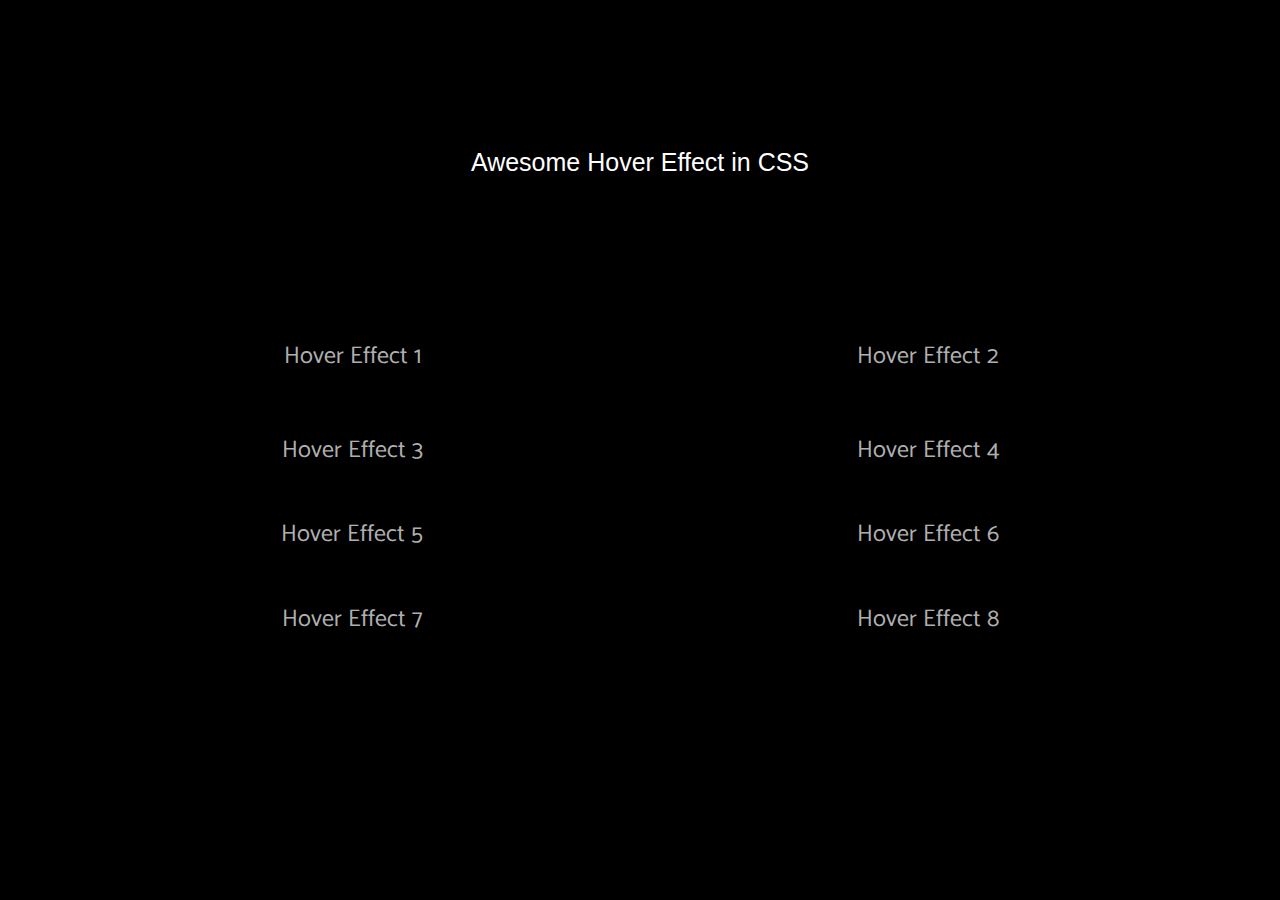
<file: css-type-of-hover/index.html>
<!DOCTYPE html>
<html lang="en">
<head>
    <meta charset="UTF-8">
    <meta http-equiv="X-UA-Compatible" content="IE=edge">
    <meta name="viewport" content="width=device-width, initial-scale=1.0">
    <title>Hover Effects</title>
    <link rel="stylesheet" href="./style.css">
</head>
<body>

  <h1>Awesome Hover Effect in CSS</h1>

  <div class="container">
    <h2><a class="hover-1" href="">Hover Effect 1</a></h2>
    <h2><a class="hover-2" href="">Hover Effect 2</a></h2>
    <h2><a class="hover-3" href="">Hover Effect 3</a></h2>
    <h2><a class="hover-4" href="">Hover Effect 4</a></h2>
    <h2><a class="hover-5" href=""><span>Hover Effect 5</span></a></h2>
    <h2><a class="hover-6" href=""><span>Hover Effect 6</span></a></h2>
    <h2><a class="hover-7" href="" data-content="Hover Effect 7"><span>Hover Effect 7</span></a></h2>
    <h2><a class="hover-8" href="" data-content="Hover Effect 8"><span>Hover Effect 8</span></a></h2>
  </div>


</body>
</html>
</file>
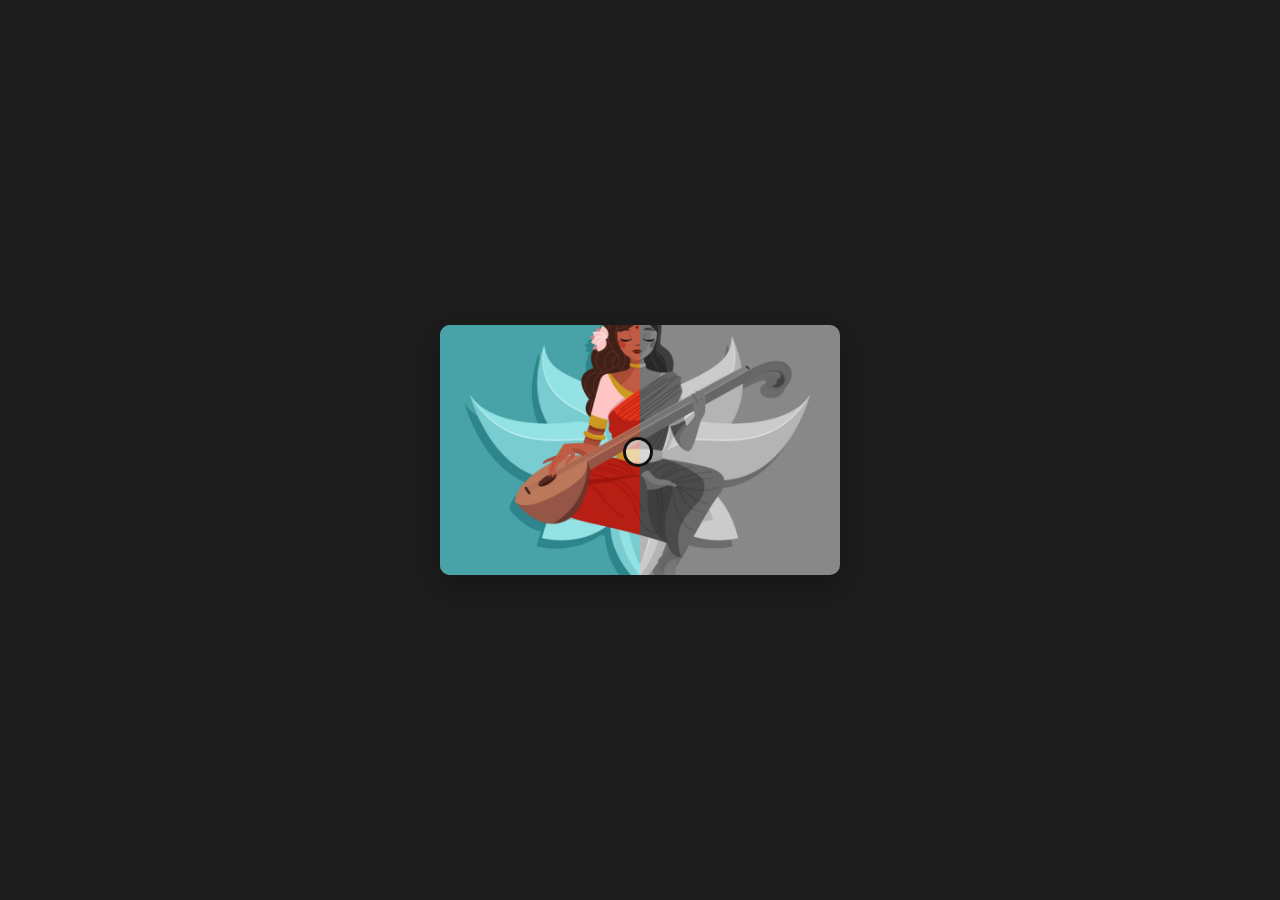
<file: image-slider/index.html>
<!DOCTYPE html>
<html lang="en">
<head>
    <meta charset="UTF-8">
    <meta http-equiv="X-UA-Compatible" content="IE=edge">
    <meta name="viewport" content="width=device-width, initial-scale=1.0">
    <title>Document</title>
    <link rel="stylesheet" href="./style.css">
</head>
<body>
    <div class="wrapper">
        <img src="./2.png" alt="" class="img1">
          <img src="./1.png" alt="" class="img2">
        <input type="range" min="0" 
        max="100" value="50" class="slider">
    </div>


      <script>

        const slider = document.querySelector(".slider");
        const img2 = document.querySelector(".img2");

        slider.addEventListener("input",()=>{
        let slideValue = slider.value;
        img2.style.clipPath = `polygon(0 0, ${slideValue}% 0,
        ${slideValue}% 100%,0 100% )`;
        })

      </script>
</body>
</html>
</file>
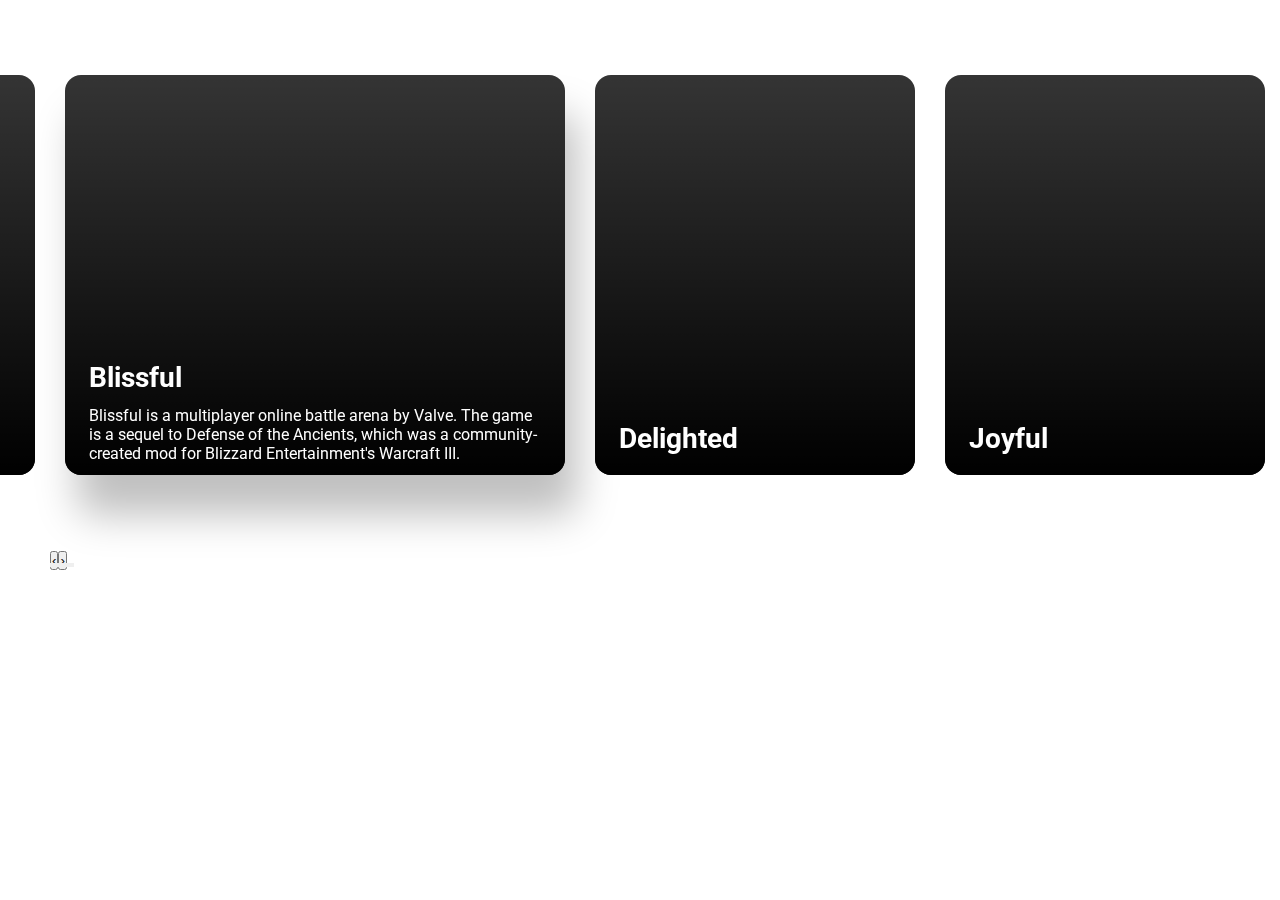
<file: images-slider/index.html>
<!DOCTYPE html>
<html lang="en">
<head>
    <meta charset="UTF-8">
    <meta http-equiv="X-UA-Compatible" content="IE=edge">
    <meta name="viewport" content="width=device-width, initial-scale=1.0">
    <title>Challanges</title>
    <link rel="stylesheet" href="./style.css">
</head>
<body>

    <section class="game-section">
        <div class="owl-carousel custom-carousel owl-theme">
          <div class="item active" style="background-image: url(https://images.unsplash.com/photo-1629948618343-0d33f97a3091?ixlib=rb-1.2.1&ixid=MnwxMjA3fDB8MHxwaG90by1wYWdlfHx8fGVufDB8fHx8&auto=format&fit=crop&w=1632&q=80);">
            <div class="item-desc">
              <h3>Blissful</h3>
              <p>Blissful is a multiplayer online battle arena by Valve. The game is a sequel to Defense of the
                Ancients, which was a community-created mod for Blizzard Entertainment's Warcraft III.</p>
            </div>
          </div>
          <div class="item" style="background-image: url(https://images.unsplash.com/photo-1633596683562-4a47eb4983c5?ixlib=rb-1.2.1&ixid=MnwxMjA3fDB8MHxwaG90by1wYWdlfHx8fGVufDB8fHx8&auto=format&fit=crop&w=1332&q=80);">
            <div class="item-desc">
              <h3>Delighted</h3>
              <p>Delighted is a multiplayer online battle arena by Valve. The game is a sequel to Defense
                of the Ancients, which was a community-created mod for Blizzard Entertainment's Warcraft III.</p>
            </div>
          </div>
          <div class="item" style="background-image: url(https://images.unsplash.com/photo-1627637819794-fba32f82be16?ixlib=rb-1.2.1&ixid=MnwxMjA3fDB8MHxwaG90by1wYWdlfHx8fGVufDB8fHx8&auto=format&fit=crop&w=1632&q=80);">
            <div class="item-desc">
              <h3>Joyful</h3>
              <p>Joyful is a multiplayer online battle arena by Valve. The game is a sequel to Defense of the
                Ancients, which was a community-created mod for Blizzard Entertainment's Warcraft III.</p>
            </div>
          </div>
          <div class="item" style="background-image: url(https://images.unsplash.com/photo-1617791160588-241658c0f566?ixlib=rb-1.2.1&ixid=MnwxMjA3fDB8MHxwaG90by1wYWdlfHx8fGVufDB8fHx8&auto=format&fit=crop&w=1064&q=80);">
            <div class="item-desc">
              <h3>Joyous</h3>
              <p>Joyous is a multiplayer online battle arena by Valve. The game is a sequel to Defense of the
                Ancients, which was a community-created mod for Blizzard Entertainment's Warcraft III.</p>
            </div>
          </div>
          <div class="item" style="background-image: url(https://images.unsplash.com/photo-1632201801333-7209bd88e5b1?ixlib=rb-1.2.1&ixid=MnwxMjA3fDB8MHxwaG90by1wYWdlfHx8fGVufDB8fHx8&auto=format&fit=crop&w=1470&q=80);">
            <div class="item-desc">
              <h3>Jubilant</h3>
              <p>Jubilant royale where 100 players fight to be the last person standing. which was a community-created mod
                for Blizzard Entertainment's Warcraft III.</p>
            </div>
          </div>
          <div class="item" style="background-image: url(https://images.unsplash.com/photo-1639857417567-c7147fab939b?ixlib=rb-1.2.1&ixid=MnwxMjA3fDB8MHxwaG90by1wYWdlfHx8fGVufDB8fHx8&auto=format&fit=crop&w=1390&q=80);">
            <div class="item-desc">
              <h3>Tickled</h3>
              <p>Tickled is a 2018 first-person shooter game developed by Ubisoft.
                which was a community-created mod for Blizzard Entertainment's Warcraft III.</p>
            </div>
          </div>
        </div>
        </div>
      </section>
      <script src="https://code.jquery.com/jquery-3.6.0.min.js" integrity="sha256-/xUj+3OJU5yExlq6GSYGSHk7tPXikynS7ogEvDej/m4=" crossorigin="anonymous"></script>
      <script src="https://cdnjs.cloudflare.com/ajax/libs/OwlCarousel2/2.3.4/owl.carousel.min.js"></script>
    <script src="./app.js"></script>
</body>
</html>
</file>
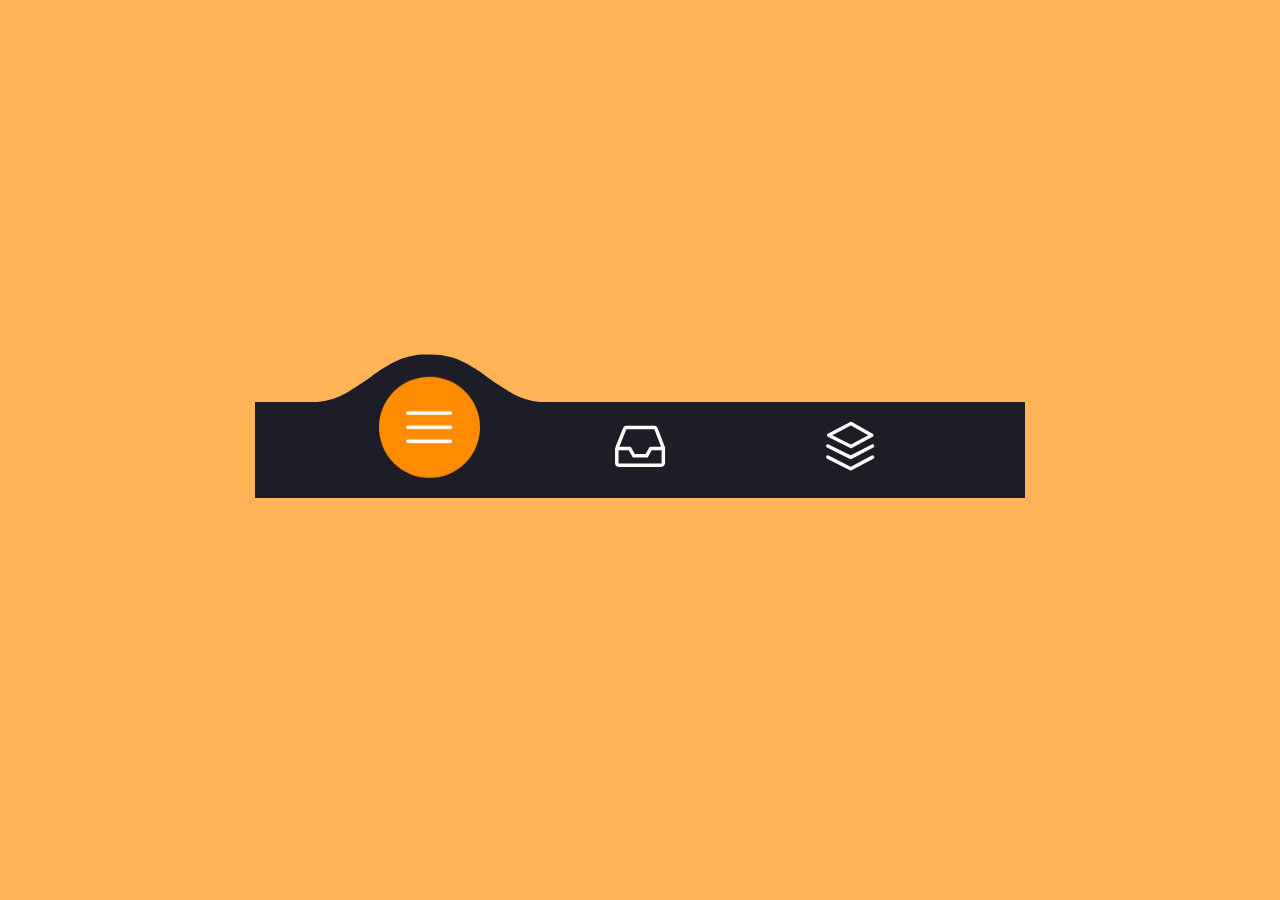
<file: simple-svg-animation/index.html>
<!DOCTYPE html>
<html lang="en">
<head>
    <meta charset="UTF-8">
    <meta http-equiv="X-UA-Compatible" content="IE=edge">
    <meta name="viewport" content="width=device-width, initial-scale=1.0">
    <title>Simple Svg Animation</title>
    <link rel="stylesheet" href="./style.css">
</head>
<body>
    <menu class="menu">

        <button class="menu__item active" style="--bgColorItem: #ff8c00;">
          <svg class="icon" viewBox="0 0 24 24">
            <path d="M3.8,6.6h16.4" />
            <path d="M20.2,12.1H3.8" />
            <path d="M3.8,17.5h16.4" />
          </svg>
        </button>
      
        <button class="menu__item" style="--bgColorItem: #f54888;">
          <svg class="icon" viewBox="0 0 24 24">
            <path d="M6.7,4.8h10.7c0.3,0,0.6,0.2,0.7,0.5l2.8,7.3c0,0.1,0,0.2,0,0.3v5.6c0,0.4-0.4,0.8-0.8,0.8H3.8
              C3.4,19.3,3,19,3,18.5v-5.6c0-0.1,0-0.2,0.1-0.3L6,5.3C6.1,5,6.4,4.8,6.7,4.8z" />
            <path d="M3.4,12.9H8l1.6,2.8h4.9l1.5-2.8h4.6" />
          </svg>
        </button>
      
        <button class="menu__item" style="--bgColorItem: #4343f5;">
          <svg class="icon" viewBox="0 0 24 24">
            <path d="M3.4,11.9l8.8,4.4l8.4-4.4" />
            <path d="M3.4,16.2l8.8,4.5l8.4-4.5" />
            <path d="M3.7,7.8l8.6-4.5l8,4.5l-8,4.3L3.7,7.8z" />
            </svg>
        </button>
      
        <div class="menu__border"></div>
      
      </menu>
      
      <div class="svg-container">
        <svg viewBox="0 0 202.9 45.5">
          <clipPath id="menu" clipPathUnits="objectBoundingBox" transform="scale(0.0049285362247413 0.021978021978022)">
            <path d="M6.7,45.5c5.7,0.1,14.1-0.4,23.3-4c5.7-2.3,9.9-5,18.1-10.5c10.7-7.1,11.8-9.2,20.6-14.3c5-2.9,9.2-5.2,15.2-7
                c7.1-2.1,13.3-2.3,17.6-2.1c4.2-0.2,10.5,0.1,17.6,2.1c6.1,1.8,10.2,4.1,15.2,7c8.8,5,9.9,7.1,20.6,14.3c8.3,5.5,12.4,8.2,18.1,10.5
                c9.2,3.6,17.6,4.2,23.3,4H6.7z" />
          </clipPath>
        </svg>
      </div>

      <script src="./app.js"></script>
</body>
</html>
</file>
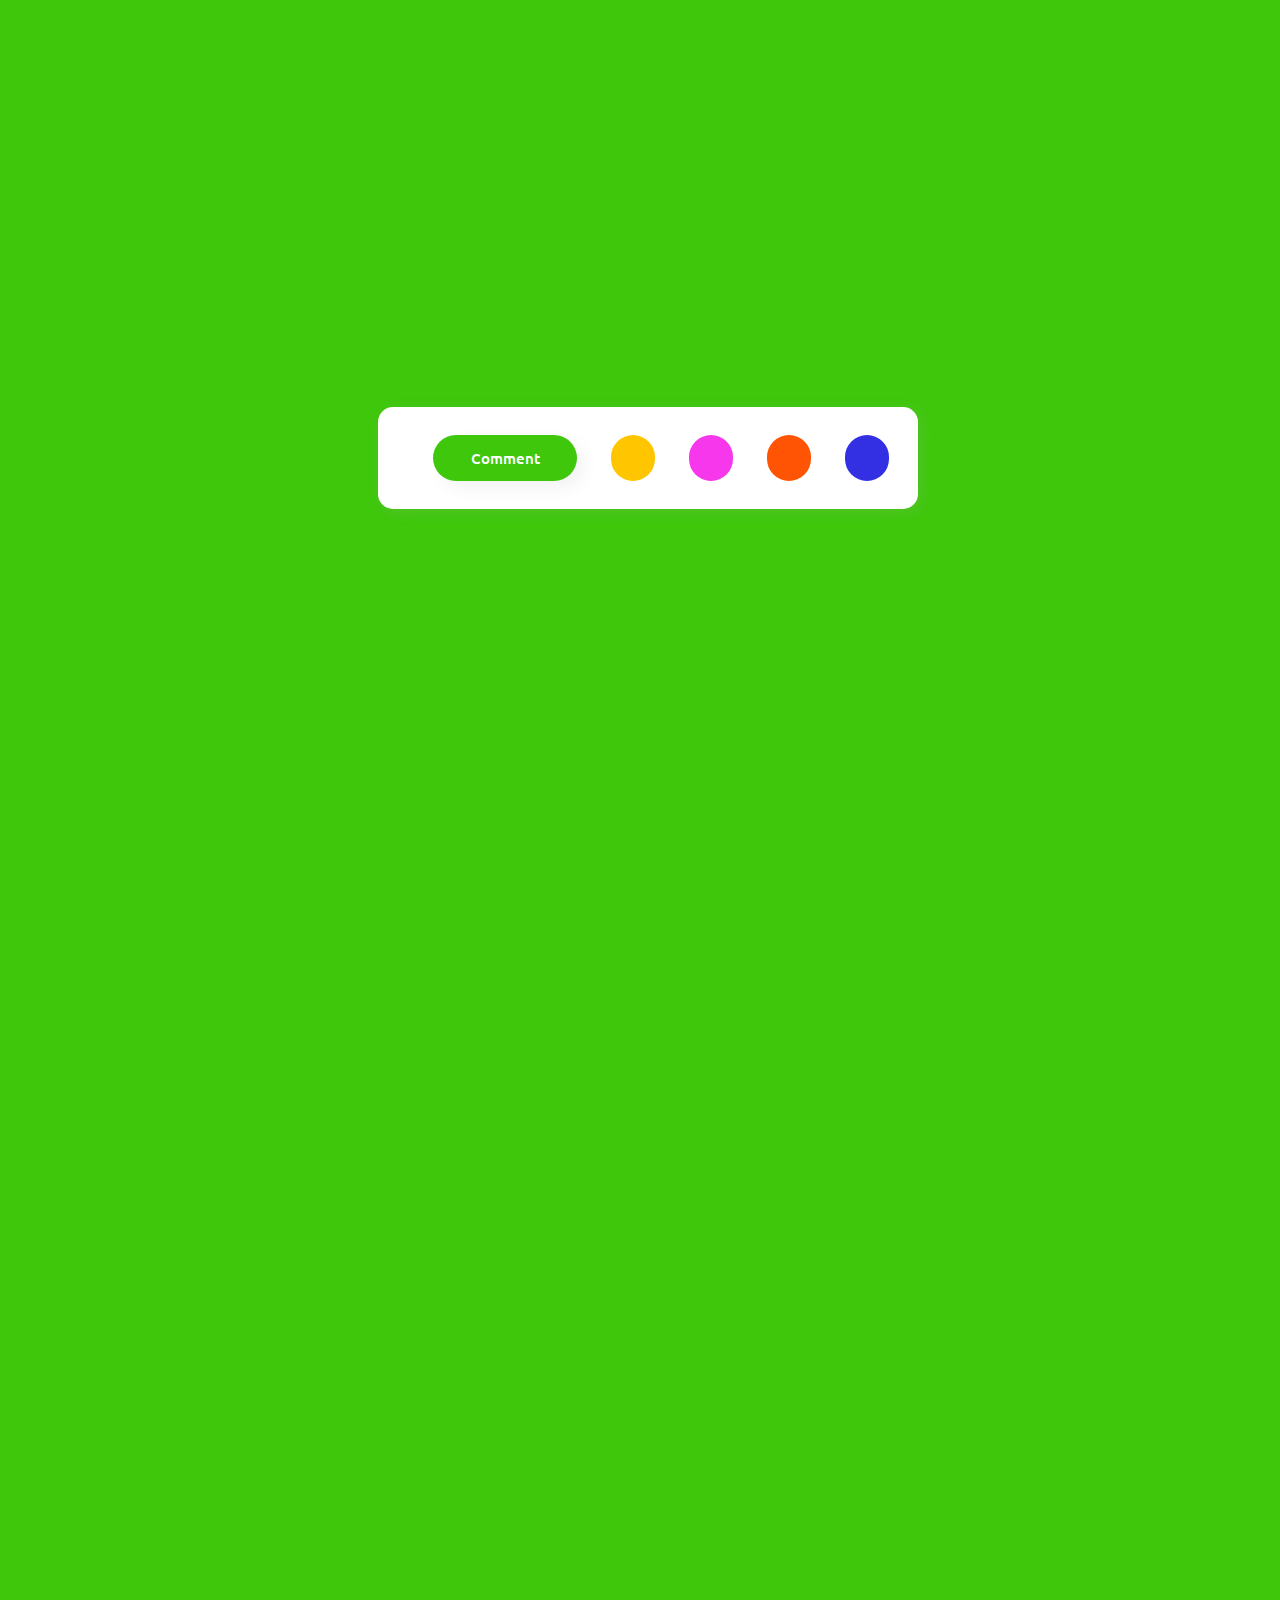
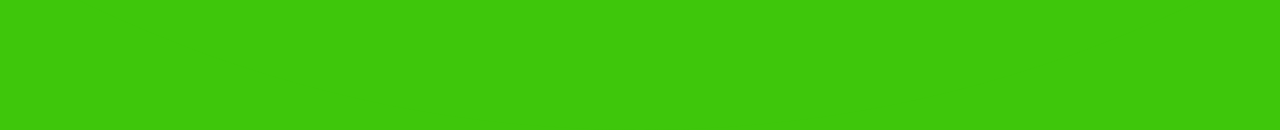
<file: tab-animation/index.html>
<!DOCTYPE html>
<html lang="en">
<head>
    <meta charset="UTF-8">
    <meta http-equiv="X-UA-Compatible" content="IE=edge">
    <meta name="viewport" content="width=device-width, initial-scale=1.0">
    <title>Tab Animation</title>
    <link
    rel="stylesheet"
    href="https://cdnjs.cloudflare.com/ajax/libs/font-awesome/6.1.1/css/all.min.css"
    integrity="sha512-KfkfwYDsLkIlwQp6LFnl8zNdLGxu9YAA1QvwINks4PhcElQSvqcyVLLD9aMhXd13uQjoXtEKNosOWaZqXgel0g=="
    crossorigin="anonymous"
    referrerpolicy="no-referrer"
    />
    <link rel="stylesheet" href="./style.css" />
</head>
<body>



    <div class="overlay"></div>
    <div class="nav">
      <ul class="tabs">
        <li class="tabs-item tab tab-comment tab-is-active">
          <div class="tab-circle"></div>
          <i class="fa fa-comment tab-icon"></i>
          <span class="tab-name">Comment</span>
        </li>
        
        <li class="tabs-item tab tab-clipboard">
          <div class="tab-circle"></div>
          <i class="fa fa-clipboard tab-icon"></i>
          <span class="tab-name">Clipboard</span>
        </li>
        <li class="tabs-item tab tab-burn">
          <div class="tab-circle"></div>
          <i class="fa fa-cloud-upload tab-icon" ></i>
          <span class="tab-name">Upload</span>
        </li>
        <li class="tabs-item tab tab-bell">
          <div class="tab-circle"></div>
          <i class="fa fa-bell tab-icon"></i>
          <span class="tab-name">Notifications</span>
        </li>
        <li class="tabs-item tab tab-bookmark ">
          <div class="tab-circle"></div>
          <i class="fa fa-bookmark tab-icon"></i>
          <span class="tab-name">Bookmark</span>
        </li>
        
      </ul>
    </div>
  <!-- gsap CDN -->
  <script
    src="https://cdnjs.cloudflare.com/ajax/libs/gsap/3.10.4/gsap.min.js"
    integrity="sha512-VEBjfxWUOyzl0bAwh4gdLEaQyDYPvLrZql3pw1ifgb6fhEvZl9iDDehwHZ+dsMzA0Jfww8Xt7COSZuJ/slxc4Q=="
    crossorigin="anonymous"
    referrerpolicy="no-referrer"
  ></script>

  <script src="./app.js"></script>
</body>
</html>
</file>
<file: css-type-of-hover/style.css>
@import url('https://fonts.googleapis.com/css?family=Catamaran');

html {
  box-sizing: border-box
}
*, *:before, *:after {
  box-sizing: border-box;
}

body {
  width: 90%;
  margin: 50px auto;
  color: rgba(255, 255, 255, 0.7);
  font: 16px/1 'Catamaran', sans-serif;
  background: #000000;
}

::-webkit-scrollbar{
  display: none;
}
body:after {
  content: '';
  display: flex;
  clear: both;
}

h1 {
  font-weight: normal;
  color: #fff;
  transition: all .3s ease;
  text-align: center;
  font-family: Arial, Helvetica, sans-serif;
  font-size: 25px;
  margin: 150px 0px;
}
.container {
  display: flex;
  justify-content: space-between;
  align-items: center;
  flex-wrap: wrap;
  max-width: 1230px;
  background: rgba(255,255,255,0);
  flex-direction: row;

}
h2 {
  width: 50%;
  text-align: center;
  height: 44px;
  line-height: 24px;
  font-weight: 400;
  
}
@media screen and (max-width: 768px) {
  h2 {
    width: 100%;
  }
  h1 {
    margin-bottom: 30px;
    line-height: 30px;
  }
}

a, a > span {
  position: relative;
  color: inherit;
  text-decoration: none;
  line-height: 24px;
}
a:before, a:after, a > span:before, a > span:after {
  content: '';
  position: absolute;
  transition: transform .5s ease;
}
.hover-1 {
  padding-top: 10px;
}
.hover-1:before {
  left: 0;
  bottom: 0;
  width: 100%;
  height: 2px;
  background: #008f0c;
  transform: scaleX(0);
}
.hover-1:hover:before {
  transform: scaleX(1);
}
.hover-2 {
  padding: 10px;
}
.hover-2:before, .hover-2:after {
  left: 0;
  top: 0;
  width: 100%;
  height: 100%;
  border-style: solid;
  border-color: #008f0c;
}
.hover-2:before {
  border-width: 2px 0 2px 0;
  transform: scaleX(0);
}
.hover-2:after {
  border-width: 0 2px 0 2px;
  transform: scaleY(0);
}
.hover-2:hover:before, .hover-2:hover:after {
  transform: scale(1, 1);
}
.hover-3 {
  display: inline-flex;
  padding-top: 10px;
  padding-bottom: 5px;
  overflow: hidden;
}
.hover-3:before {
  left: 0;
  bottom: 0;
  width: 100%;
  height: 2px;
  background: #008f0c;
  transform: translateX(-100%);
}
.hover-3:hover:before {
  transform: translateX(0);
}
.hover-4 {
  padding: 10px;
  display: inline-flex;
  overflow: hidden;
}
.hover-4:before, .hover-4:after {
  left: 0;
  width: 100%;
  height: 2px;
  background: #008f0c;
}
.hover-4:before {
  bottom: 0;
  transform: translateX(-100%);
}
.hover-4:after {
  top: 0;
  transform: translateX(100%);
}
.hover-4:hover:before, .hover-4:hover:after {
  transform: translateX(0);
}
.hover-5 {
  display: inline-block;
  overflow: hidden;
}
.hover-5:before, .hover-5:after {
  right: 0;
  bottom: 0;
  background: #008f0c;
}
.hover-5:before {
  width: 100%;
  height: 2px;
  transform: translateX(-100%);
}
.hover-5:after {
  width: 2px;
  height: 100%;
  transform: translateY(100%);
}
.hover-5 > span {
  display: flex;
  padding: 10px;
}
.hover-5 > span:before, .hover-5 > span:after {
  left: 0;
  top: 0;
  background: #008f0c;
}
.hover-5 > span:before {
  width: 100%;
  height: 2px;
  transform: translateX(100%);
}
.hover-5 > span:after {
  width: 2px;
  height: 100%;
  transform: translateY(-100%);
}
.hover-5:hover:before, 
.hover-5:hover:after, 
.hover-5:hover > span:before, 
.hover-5:hover > span:after {
  transform: translate(0, 0);
}
.hover-6 {
  display: inline-flex;
  overflow: hidden;
}
.hover-6:before, .hover-6:after {
  right: 0;
  bottom: 0;
  background: #008f0c;
  transition: transform .3s ease;
}
.hover-6:before {
  width: 100%;
  height: 2px;
  transform: translateX(-100%);
  transition-delay: .9s;
}
.hover-6:after {
  width: 2px;
  height: 100%;
  transform: translateY(100%);
  transition-delay: .6s;
}
.hover-6 > span {
  display: flex;
  padding: 10px;
}
.hover-6 > span:before,
 .hover-6 > span:after {
  left: 0;
  top: 0;
  background: #008f0c;
  transition: transform .3s ease;
}
.hover-6 > span:before {
  width: 100%;
  height: 2px;
  transform: translateX(100%);
  transition-delay: .3s;
}
.hover-6 > span:after {
  width: 2px;
  height: 100%;
  transform: translateY(-100%);
  transition-delay: 0s;
}
.hover-6:hover:before,
 .hover-6:hover:after,
  .hover-6:hover > span:before,
   .hover-6:hover > span:after {
  transform: translate(0, 0);
}
.hover-6:hover:before {
  transition-delay: 0s;
}
.hover-6:hover:after {
  transition-delay: .3s;
}
.hover-6:hover > span:before {
  transition-delay: .6s;
}
.hover-6:hover > span:after {
  transition-delay: .9s;
}
.hover-7 {
  display: inline-block;
  overflow: hidden;
}
.hover-7:before {
  left: 0;
  top: 0;
  width: 100%;
  height: 100%;
  background: #008f0c;
  transform: translateX(-100%);
}
.hover-7:after {
  content: attr(data-content);
  left: 0;
  top: 0;
  width: 0;
  margin: 12px;
  color: #000000;
  white-space: nowrap;
  overflow: hidden;
  transition: width .5s ease;
}
.hover-7 > span {
  display: block;
  margin: 2px;
  padding: 10px;
}
.hover-7:hover:before {
  transform: translateX(0);
}
.hover-7:hover:after {
  width: calc(100% - 24px);
}
.hover-8 {
  display: inline-flex;
  overflow: hidden;
}
.hover-8:before {
  left: 0;
  top: 0;
  width: 100%;
  height: 100%;
  background: #008f0c;
  transform: translateY(-100%);
}
.hover-8:after {
  content: attr(data-content);
  top: 0;
  left: 0;
  height: 0;
  margin: 12px;
  color: #000000;
  white-space: nowrap;
  overflow: hidden;
  transition: height .5s ease;
}
.hover-8 > span {
  display: block;
  margin: 2px;
  padding: 10px;
}
.hover-8:hover:before {
  transform: translateY(0);
}
.hover-8:hover:after {
  height: calc(100% - 24px);
}
.footer {text-align: center;}
.footer a {color:#000000;}
</file>
<file: image-slider/style.css>
body{
    margin:0;
    height:100vh;
    display:grid;
    place-items:center;
    background-color:#1c1c1c;
  }
  
  .wrapper{
    width:400px;
    height:250px;
    position:relative;
    border-radius:10px;
    overflow:hidden;
    box-shadow:0 10px 20px rgba(0,0,0,0.2);
  }
  
  .wrapper img{
    width:100%;
    height:100%;
    object-fit:cover;
    position:absolute;
  }
  
  .img2{
    clip-path:polygon(0 0,50% 0,50% 100%,0 100%);
  }
  
  .slider{
    -webkit-appearance:none;
    position:relative;
    width:calc(100% + 20px);
    height:100%;
    background-color:transparent;
    position:absolute;
    outline:none;
    margin-left:-12px;
  }
  
  .slider::-webkit-slider-thumb{
    -webkit-appearance:none;
    cursor:e-resize;
    width:30px;
    height:30px;
    border:3px solid #111;
    border-radius:50%;
    background-color:rgba(255,255,255,0.6);
  }
</file>
<file: images-slider/style.css>
@charset "utf-8";

/******* Fonts Import Start **********/
@import url("https://fonts.googleapis.com/css2?family=Roboto:wght@400;700&display=swap");
/********* Fonts Face CSS End **********/

/******* Common Element CSS Start ******/
* {
  margin: 0px;
  padding: 0px;
}
body {
  font-family: "Roboto", sans-serif;
  font-size: 16px;
}
.clear {
  clear: both;
}
img {
  max-width: 100%;
  border: 0px;
}
ul,
ol {
  list-style: none;
}
a {
  text-decoration: none;
  color: inherit;
  outline: none;
  transition: all 0.4s ease-in-out;
  -webkit-transition: all 0.4s ease-in-out;
}
a:focus,
a:active,
a:visited,
a:hover {
  text-decoration: none;
  outline: none;
}
a:hover {
  color: #e73700;
}
h2 {
  margin-bottom: 48px;
  padding-bottom: 16px;
  font-size: 20px;
  line-height: 28px;
  font-weight: 700;
  position: relative;
  text-transform: capitalize;
}
h3 {
  margin: 0 0 10px;
  font-size: 28px;
  line-height: 36px;
}
/******* Common Element CSS End *********/

/* -------- title style ------- */
.line-title {
  position: relative;
  width: 400px;
}
.line-title::before,
.line-title::after {
  content: "";
  position: absolute;
  bottom: 0;
  left: 0;
  height: 4px;
  border-radius: 2px;
}
.line-title::before {
  width: 100%;
  background: #f2f2f2;
}
.line-title::after {
  width: 32px;
  background: #e73700;
}

/******* Middle section CSS Start ******/
/* -------- Landing page ------- */
.game-section {
  padding: 60px 50px;
}
.game-section .owl-stage {
  margin: 15px 0;
  display: flex;
  display: -webkit-flex;
}
.game-section .item {
  margin: 0 15px 60px;
  width: 320px;
  height: 400px;
  display: flex;
  display: -webkit-flex;
  align-items: flex-end;
  -webkit-align-items: flex-end;
  background: #343434 no-repeat center center / cover;
  border-radius: 16px;
  overflow: hidden;
  position: relative;
  transition: all 0.4s ease-in-out;
  -webkit-transition: all 0.4s ease-in-out;
  cursor: pointer;
}
.game-section .item.active {
  width: 500px;
  box-shadow: 12px 40px 40px rgba(0, 0, 0, 0.25);
  -webkit-box-shadow: 12px 40px 40px rgba(0, 0, 0, 0.25);
}
.game-section .item:after {
  content: "";
  display: block;
  position: absolute;
  height: 100%;
  width: 100%;
  left: 0;
  top: 0;
  background-image: linear-gradient(rgba(0, 0, 0, 0), rgba(0, 0, 0, 1));
}
.game-section .item-desc {
  padding: 0 24px 12px;
  color: #fff;
  position: relative;
  z-index: 1;
  overflow: hidden;
  transform: translateY(calc(100% - 54px));
  -webkit-transform: translateY(calc(100% - 54px));
  transition: all 0.4s ease-in-out;
  -webkit-transition: all 0.4s ease-in-out;
}
.game-section .item.active .item-desc {
  transform: none;
  -webkit-transform: none;
}
.game-section .item-desc p {
  opacity: 0;
  -webkit-transform: translateY(32px);
  transform: translateY(32px);
  transition: all 0.4s ease-in-out 0.2s;
  -webkit-transition: all 0.4s ease-in-out 0.2s;
}
.game-section .item.active .item-desc p {
  opacity: 1;
  -webkit-transform: translateY(0);
  transform: translateY(0);
}
.game-section .owl-theme.custom-carousel .owl-dots {
  margin-top: -20px;
  position: relative;
  z-index: 5;
}
/******** Middle section CSS End *******/

/***** responsive css Start ******/

@media (min-width: 992px) and (max-width: 1199px) {
  h2 {
    margin-bottom: 32px;
  }
  h3 {
    margin: 0 0 8px;
    font-size: 24px;
    line-height: 32px;
  }

  /* -------- Landing page ------- */
  .game-section {
    padding: 50px 30px;
  }
  .game-section .item {
    margin: 0 12px 60px;
    width: 260px;
    height: 360px;
  }
  .game-section .item.active {
    width: 400px;
  }
  .game-section .item-desc {
    transform: translateY(calc(100% - 46px));
    -webkit-transform: translateY(calc(100% - 46px));
  }
}

@media (min-width: 768px) and (max-width: 991px) {
  h2 {
    margin-bottom: 32px;
  }
  h3 {
    margin: 0 0 8px;
    font-size: 24px;
    line-height: 32px;
  }
  .line-title {
    width: 330px;
  }

  /* -------- Landing page ------- */
  .game-section {
    padding: 50px 30px 40px;
  }
  .game-section .item {
    margin: 0 12px 60px;
    width: 240px;
    height: 330px;
  }
  .game-section .item.active {
    width: 360px;
  }
  .game-section .item-desc {
    transform: translateY(calc(100% - 42px));
    -webkit-transform: translateY(calc(100% - 42px));
  }
}

@media (max-width: 767px) {
  body {
    font-size: 14px;
  }
  h2 {
    margin-bottom: 20px;
  }
  h3 {
    margin: 0 0 8px;
    font-size: 19px;
    line-height: 24px;
  }
  .line-title {
    width: 250px;
  }

  /* -------- Landing page ------- */
  .game-section {
    padding: 30px 15px 20px;
  }
  .game-section .item {
    margin: 0 10px 40px;
    width: 200px;
    height: 280px;
  }
  .game-section .item.active {
    width: 270px;
    box-shadow: 6px 10px 10px rgba(0, 0, 0, 0.25);
    -webkit-box-shadow: 6px 10px 10px rgba(0, 0, 0, 0.25);
  }
  .game-section .item-desc {
    padding: 0 14px 5px;
    transform: translateY(calc(100% - 42px));
    -webkit-transform: translateY(calc(100% - 42px));
  }
}
</file>
<file: simple-svg-animation/style.css>
@import url('https://fonts.googleapis.com/css2?family=Poppins:wght@400;500;600;700&family=Volkhov:wght@400;700&display=swap');
html {

  box-sizing: border-box;
  --bgColorMenu : #1d1d27;
  --duration: .7s;    

}

html *,
html *::before,
html *::after {

  box-sizing: inherit;

}

body{
  
  margin: 0;
  display: flex;
  height: 100vh;
  flex-direction: column;
  align-items: center;
  justify-content: center;
  background-color: #ffb457;
  -webkit-tap-highlight-color: transparent;
  transition: background-color var(--duration);
  font-family: 'Poppins', sans-serif;

}

.menu{

  margin: 0;
  display: flex;
  /* Works well with 100% width  */
  width: 32.05em;
  font-size: 1.5em;
  padding: 0 2.85em;
  position: relative;
  align-items: center;
  justify-content: center;
  background-color: var(--bgColorMenu);
  
}

h2{
  font-size: 20px;
  color: #ffffff;
}

.small{
  font-size: 14px;
  font-weight: 500;
  color: #ffffff;
}


.menu__item{
  
  all: unset;
  flex-grow: 1;
  z-index: 100;
  display: flex;
  cursor: pointer;
  position: relative;
  border-radius: 50%;
  align-items: center;
  will-change: transform;
  justify-content: center;
  padding: 0.55em 0 0.85em;
  transition: transform var(--timeOut , var(--duration));
  
}

.menu__item::before{
  
  content: "";
  z-index: -1;
  width: 4.2em;
  height: 4.2em;
  border-radius: 50%;
  position: absolute;
  transform: scale(0);
  transition: background-color var(--duration), transform var(--duration);
  
}


.menu__item.active {

  transform: translate3d(0, -.8em , 0);

}

.menu__item.active::before{
  
  transform: scale(1);
  background-color: var(--bgColorItem);

}

.icon{
  
  width: 2.6em;
  height: 2.6em;
  stroke: white;
  fill: transparent;
  stroke-width: 1pt;
  stroke-miterlimit: 10;
  stroke-linecap: round;
  stroke-linejoin: round;
  stroke-dasharray: 400;
  
}

.menu__item.active .icon {

  animation: strok 1.5s reverse;
  
}

@keyframes strok {

  100% {

      stroke-dashoffset: 400;

  }

}

.menu__border{

  left: 0;
  bottom: 99%;
  width: 10.9em;
  height: 2.4em;
  position: absolute;
  clip-path: url(#menu);
  will-change: transform;
  background-color: var(--bgColorMenu);
  transition: transform var(--timeOut , var(--duration));
  
}

.svg-container {

  width: 0;
  height: 0;
}


@media screen and (max-width: 50em) {
  .menu{
      font-size: .8em;
  }
}
</file>
<file: tab-animation/style.css>
@import url("https://fonts.googleapis.com/css?family=Ubuntu:300,400,500,700&subset=cyrillic");

body {
    display: flex;
    justify-content: center;
    align-items: center;
    height: 100vh;
    width: 100%;
    transition: 0.5s;
    overflow: hidden;
}

.overlay {
    height: 200vw;
    width: 200vw;
    border-radius: 50%;
    background-color: #000;
    position: absolute;
    top: 50%;
    left: 50%;
    transform: translate(-50%, -50%);
}

.nav {
    background-color: #fff;
    padding: 12px 5px;
    border-radius: 15px;
    box-shadow: 3px 3px 15px rgba(179, 179, 179, 0.185);
    position: relative;
    z-index: 99;
}

.tabs {
    display: flex;
    width: 490px;
    justify-content: space-around;
    list-style-type: none;
}

.tab {
    padding: 12px 22px;
    background-color: #e0efff;
    color: #58a6ff;
    margin-right: 15px;
    border-radius: 55px;
    text-align: center;
    white-space: nowrap;
    transition: 0.3s ease;
    overflow: hidden;
    max-width: 0px;
    cursor: pointer;
    position: relative;
    flex-basis: 120px;
}

.tab-is-active {
    max-width: 100px;
    box-shadow: 7px 7px 15px rgba(124, 124, 124, 0.096);
}

.tab-is-active .tab-name {
    opacity: 1;
}

.tab-circle {
    position: absolute;
    height: 20px;
    width: 20px;
    border-radius: 50%;
    border: 2px solid #95c5fd;
    z-index: 10;
    opacity: 0;
    left: 30px;
    pointer-events: none;
}

.tab-icon {
    margin-right: 1px;
    font-size: 18px;
    vertical-align: middle;
    position: relative;
    right: 6.7px;
    top: -1px;
}

.tab-name {
    font-family: "Ubuntu", sans-serif;
    font-size: 15px;
    font-weight: 500;
    position: relative;
    transition: 0.3s ease;
    top: 1px;
    opacity: 0;
}

.tab-bookmark {
    background: #3330E4;
    color: #ffffff;
}

.tab-burn {
    background: #F637EC;
    color: #ffffff;
}


.tab-clipboard {
    background: #FFC600;
    color: #ffffff;
}

.tab-comment {
    background: #3EC70B;
    color: #ffffff;
}
.tab-bell {
    background: #FF5403;
    color: #ffffff;
}
</file>
